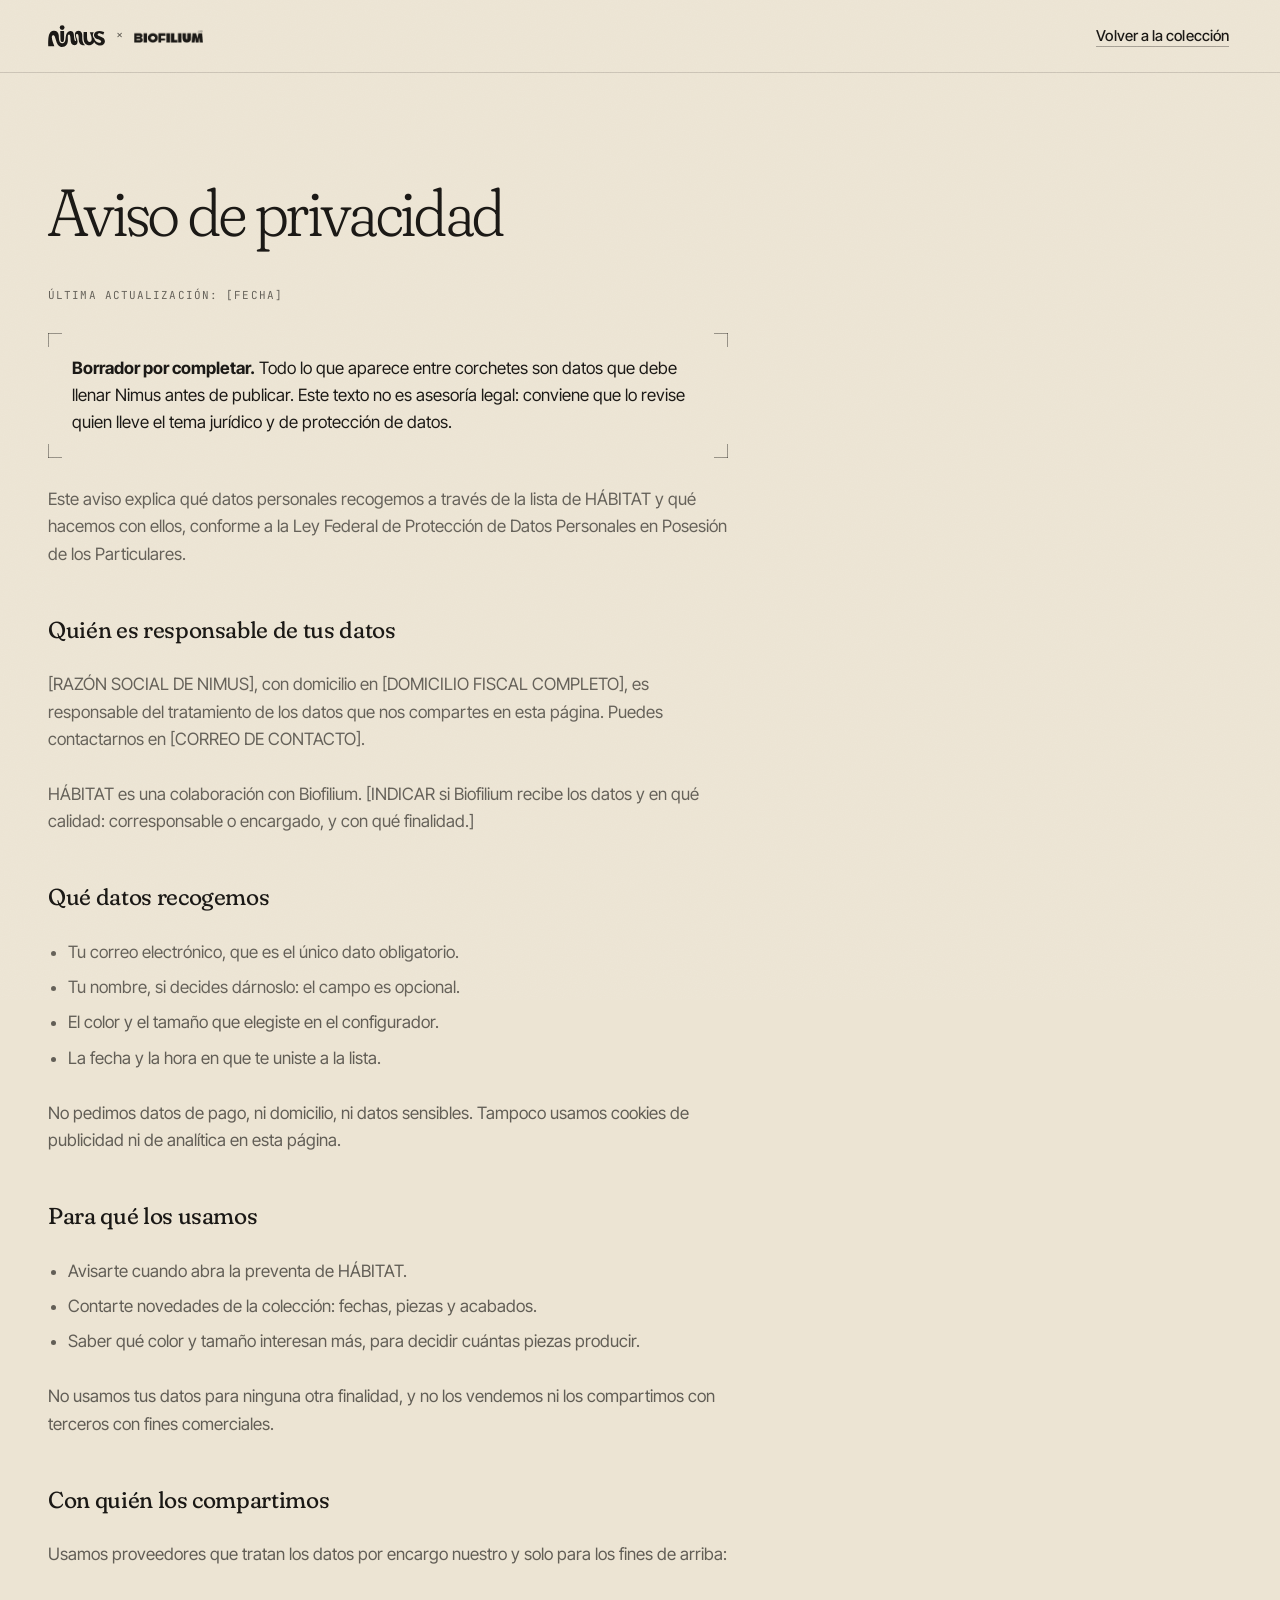
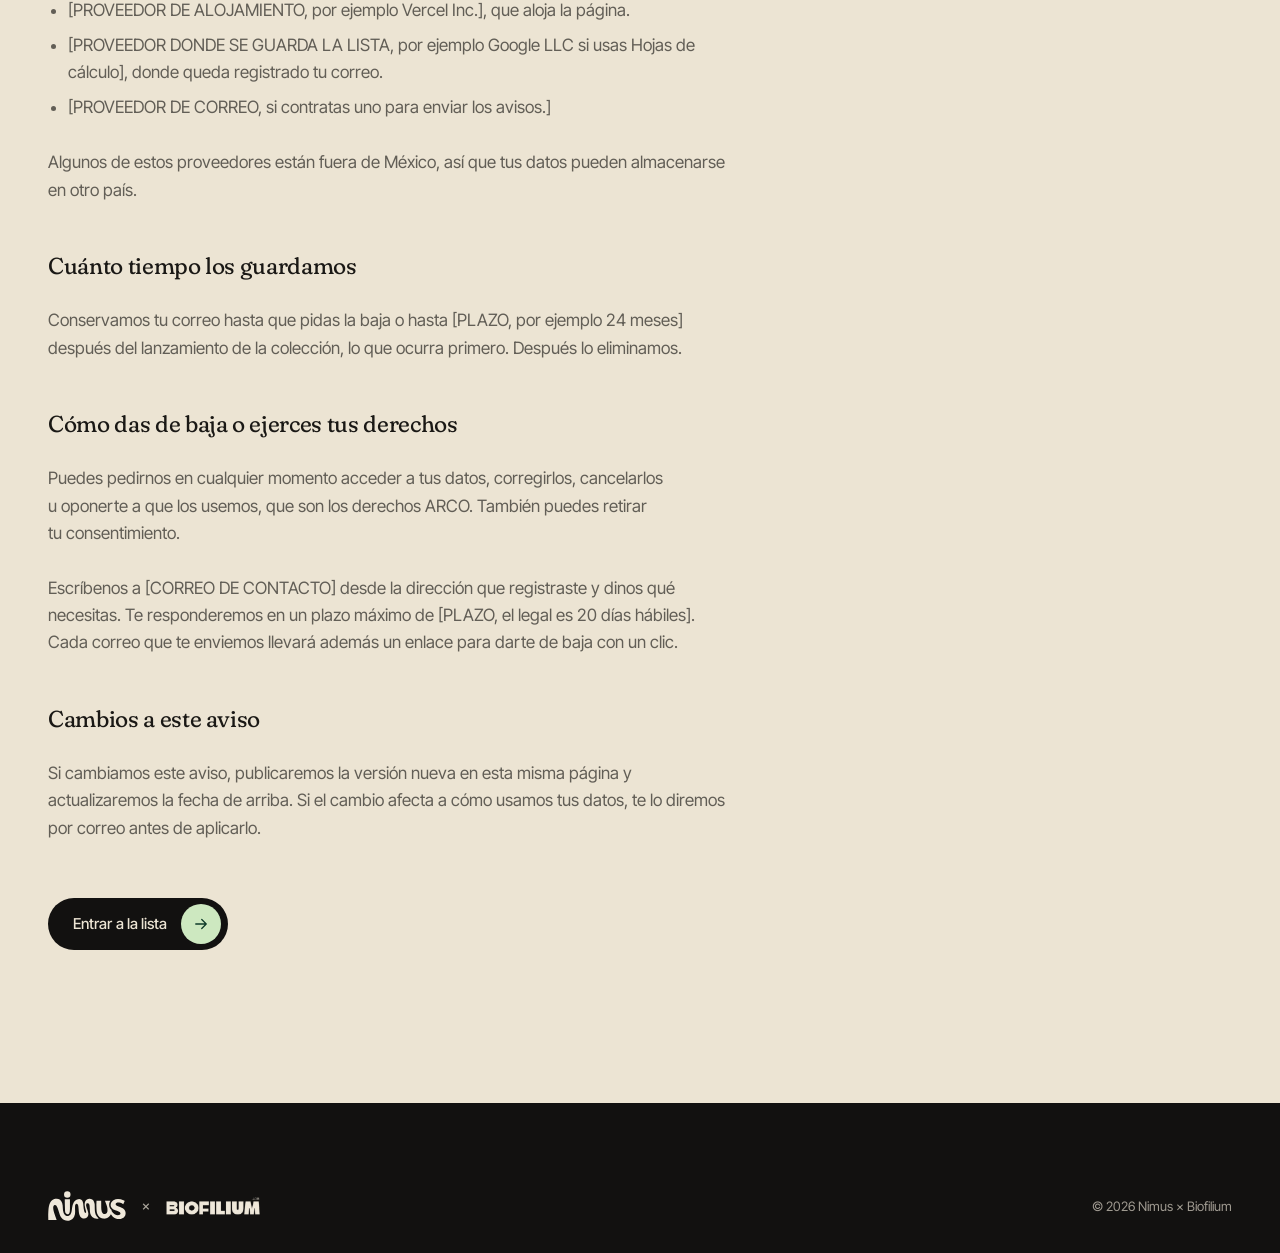
<file: privacidad.html>
<!doctype html>
<html lang="es">
<head>
  <meta charset="utf-8">
  <meta name="viewport" content="width=device-width, initial-scale=1, viewport-fit=cover">
  <title>Aviso de privacidad · HÁBITAT</title>
  <meta name="description" content="Aviso de privacidad de la lista de HÁBITAT, colección de Nimus × Biofilium.">
  <meta name="theme-color" content="#ece4d3">
  <meta name="robots" content="noindex">
  <link rel="icon" href="assets/favicon.svg" type="image/svg+xml">
  <link rel="preconnect" href="https://fonts.googleapis.com">
  <link rel="preconnect" href="https://fonts.gstatic.com" crossorigin>
  <link href="https://fonts.googleapis.com/css2?family=Fraunces:ital,opsz,wght,SOFT,WONK@0,9..144,300..500,0..100,0..1;1,9..144,300..500,0..100,0..1&family=Inter+Tight:wght@400;500&family=JetBrains+Mono:wght@400;500&display=swap" rel="stylesheet">
  <link rel="stylesheet" href="styles.css">
  <style>
    /* Página de texto: una columna de lectura sobre el hábitat claro */
    .legal { max-width: 68ch; display: grid; gap: 28px; }
    .legal h2 { font-family: var(--font-display); font-weight: 400; font-size: clamp(1.25rem, 1.8vw, 1.5rem); line-height: 1.2; letter-spacing: -0.015em; font-variation-settings: "SOFT" 100, "opsz" 36; margin-top: 20px; }
    .legal p, .legal li { color: var(--muted); }
    .legal ul { display: grid; gap: 8px; padding-left: 20px; list-style: disc; }
    .legal a { color: var(--fg); text-underline-offset: 3px; }
    .legal__date { font-family: var(--font-mono); font-size: 0.6875rem; letter-spacing: 0.1em; text-transform: uppercase; color: var(--muted); }
    /* Nota de redacción con el lenguaje de la hoja de contactos: marcas en las esquinas */
    .legal__gap { position: relative; padding: 22px 24px; }
    .legal__gap p { color: var(--fg); }
    .legal__gap::before {
      content: ""; position: absolute; inset: 0; pointer-events: none; --m: var(--hair-strong);
      background:
        linear-gradient(var(--m), var(--m)) left top / 14px 1px no-repeat,
        linear-gradient(var(--m), var(--m)) left top / 1px 14px no-repeat,
        linear-gradient(var(--m), var(--m)) right top / 14px 1px no-repeat,
        linear-gradient(var(--m), var(--m)) right top / 1px 14px no-repeat,
        linear-gradient(var(--m), var(--m)) left bottom / 14px 1px no-repeat,
        linear-gradient(var(--m), var(--m)) left bottom / 1px 14px no-repeat,
        linear-gradient(var(--m), var(--m)) right bottom / 14px 1px no-repeat,
        linear-gradient(var(--m), var(--m)) right bottom / 1px 14px no-repeat;
    }
  </style>
</head>
<body>
  <a class="skip" href="#main">Saltar al contenido</a>
  <div class="grain" aria-hidden="true"></div>

  <header class="nav on-light is-solid" id="nav" style="background-color:var(--marfil);box-shadow:0 1px 0 var(--hair);color:var(--fg)">
    <div class="wrap nav__in">
      <a class="nav__brand lockup" href="/" aria-label="HÁBITAT, inicio">
        <svg class="logo-nimus" viewBox="134 358 822 317" aria-hidden="true"><path d="M539.8,495.8c-3.3,6.8-3.6,14.6-2,22,6.2,29.7,17.7,45.9,22,73.1,2.6,16.6-2.2,34.9-14.7,46.4-11.2,10.3-25.9,13.7-41.3,10.5-35-7.2-43.1-51.7-45.1-81.1l-1.4-21.1c-.9-13.1-2.3-50-19.3-51.8-12.2-1.2-17.2,12.2-17.8,23-.8,15.4-.6,30.3.2,45.6,1.2,23,0,44.9-9.3,66-10.3,23.3-30.2,38.8-55.3,43.4-29.2,5.4-58.5-4.2-77.4-27.4-7.6-9.4-13.4-19.4-17.9-30.7-6.3-16.2-11.2-32.3-16.1-49-5.5-18.8-10.7-39.7-23.4-54.2-4.1-4.7-9.5-6.2-15.8-5.5-5,.6-9.7,4.6-12.5,10.3-15.5,31.8,20.8,112.5,32.9,148h-88.2c0,.1-.7-25.3-.7-25.3-.4-15.3-.8-30.5,0-46l.9-17.6,1.2-17.1c1.8-26.5,6.9-57,20.1-80.2,11.1-19.5,29.6-32.6,51.8-36.1,35.4-5.7,62.1,9.7,73.1,44.1,11.6,36.2,2.1,68.4,15.8,106.3,4.3,11.8,13.4,22.7,25,27.1,18.3,7,37.4.2,48-15.8,6.4-9.8,9.9-21.2,11.5-32.9l5.1-37.3c2.6-19.2,6.7-37.5,16.1-54.3,10.8-19.5,29.7-32.4,51.7-34.2,20.8-1.6,37.7,9.2,44.4,28.7,4.9,14.1,6.1,28.6,7,43.7,1,18.3,3.7,35.8,8.1,53.6,1.7,6.9,8.5,21.9,16.4,18.9,7.6-2.9,2.8-19.6.9-25.7-5.3-17.4-9.5-34.5-11.7-52.7-1.8-15.1-.8-30.3,6-43.8,8.4-16.6,25.5-25.4,43.8-25.9,21-.6,39.4,10.3,47.9,29.6,4.3,9.8,7.4,20.2,7.6,31.2l1,52.8c.6,35.5,10.6,71.3,41.6,93.8-16,3.9-32.2,3.1-46.9-2.6-33.7-13.1-45.2-42.9-46.4-76.7l-1.1-31.7c-.5-14.5-.8-45.4-19-49.3s-13.4,1-16.8,8Z"/><path d="M696.1,460.7l.6,74.3c.1,13.4,1.8,26.2,5.1,39.1,2.1,8.3,6.7,15.7,12.9,21.2,5.1,4.5,11.2,6.1,17.7,6.4,9.5.4,16.8-3.6,22.8-10.9s7.4-17,7.6-26.6c.8-31-6.2-52.2-17.9-80.3l-9-21.9,57.5-.2c-11.8,19-16.3,39.1-11.1,60,3.7,14.7,11.3,27.3,23.6,36.5l.2,11.9c8.1,14,18.7,25.6,32.3,34,15.5,9.5,37.5,15.7,53.7,5.6,4.2-2.6,7.2-7.4,7.7-11.4,1.3-10.3-6.9-18.2-15.7-22-10.4-4.5-20.6-7.8-31.4-11.3-17.3-5.7-39.8-16.2-49-32.5-15.5-27.4-5.2-61.4,21.8-77.1,32.4-18.8,72.3-14,105.4.5,5,2.2,9.1,4.8,13.8,8.1l-15.5,33c-17.3-10.6-23.8-14.9-43.5-17.9-9.9-1.5-20.4-1.2-28.8,4.5-6.4,4.3-9.9,12.8-6.5,19.9,3,6.3,9.6,10.9,16.1,13.4,9.6,3.7,18.8,6.6,28.6,9.8,32.2,10.4,59.4,29.1,59.3,66.3-.1,37.7-28.9,59.4-64.6,61.2-26.6,1.3-50.7-7.4-70.4-25.2-7.8-7-13.7-15.6-20.7-24.5-10.7,24.4-30.9,41.4-57.1,44.8-9.1,1.2-19.1,1.4-28.1-.2-27.9-4.8-49.5-24.1-59-50.3-4.9-13.6-6.6-27.1-7.3-41.4l-1-19.6c-1.1-21.8-1.3-43.5,0-65.3l.7-12h49.6Z"/><path d="M336.7,603.4c-20.6-2.9-22.2-23.9-22.8-40.7l-1-29.8-1-29.2-.7-58.1,21.9-.4c11-.2,21.4-.7,32.9-.4v107.1c-.1,0-1,16.7-1,16.7-.4,7.5-2.1,15.1-4.7,21.8-3.8,9.6-13,14.6-23.5,13.1Z"/><ellipse cx="337.8" cy="394.9" rx="34.3" ry="34.2"/></svg>
        <span class="x" aria-hidden="true">×</span>
        <span class="logo-bio" aria-hidden="true"></span>
      </a>
      <a class="btn btn--line" href="/">Volver a la colección</a>
    </div>
  </header>

  <main id="main" class="section on-light" style="padding-top:clamp(120px,14vw,180px)">
    <div class="wrap">
      <h1 class="h2" style="max-width:16ch">Aviso de privacidad</h1>
      <div class="legal" style="margin-top:40px">
        <p class="legal__date">Última actualización: [FECHA]</p>

        <div class="legal__gap">
          <p><strong>Borrador por completar.</strong> Todo lo que aparece entre corchetes son datos que debe llenar Nimus antes de publicar. Este texto no es asesoría legal: conviene que lo revise quien lleve el tema jurídico y de protección de datos.</p>
        </div>

        <p>Este aviso explica qué datos personales recogemos a través de la lista de HÁBITAT y qué hacemos con ellos, conforme a la Ley Federal de Protección de Datos Personales en Posesión de los Particulares.</p>

        <h2>Quién es responsable de tus datos</h2>
        <p>[RAZÓN SOCIAL DE NIMUS], con domicilio en [DOMICILIO FISCAL COMPLETO], es responsable del tratamiento de los datos que nos compartes en esta página. Puedes contactarnos en [CORREO DE CONTACTO].</p>
        <p>HÁBITAT es una colaboración con Biofilium. [INDICAR si Biofilium recibe los datos y en qué calidad: corresponsable o encargado, y con qué finalidad.]</p>

        <h2>Qué datos recogemos</h2>
        <ul>
          <li>Tu correo electrónico, que es el único dato obligatorio.</li>
          <li>Tu nombre, si decides dárnoslo: el campo es opcional.</li>
          <li>El color y el tamaño que elegiste en el configurador.</li>
          <li>La fecha y la hora en que te uniste a la lista.</li>
        </ul>
        <p>No pedimos datos de pago, ni domicilio, ni datos sensibles. Tampoco usamos cookies de publicidad ni de analítica en esta página.</p>

        <h2>Para qué los usamos</h2>
        <ul>
          <li>Avisarte cuando abra la preventa de HÁBITAT.</li>
          <li>Contarte novedades de la colección: fechas, piezas y acabados.</li>
          <li>Saber qué color y tamaño interesan más, para decidir cuántas piezas producir.</li>
        </ul>
        <p>No usamos tus datos para ninguna otra finalidad, y no los vendemos ni los compartimos con terceros con fines comerciales.</p>

        <h2>Con quién los compartimos</h2>
        <p>Usamos proveedores que tratan los datos por encargo nuestro y solo para los fines de arriba:</p>
        <ul>
          <li>[PROVEEDOR DE ALOJAMIENTO, por ejemplo Vercel Inc.], que aloja la página.</li>
          <li>[PROVEEDOR DONDE SE GUARDA LA LISTA, por ejemplo Google LLC si usas Hojas de cálculo], donde queda registrado tu correo.</li>
          <li>[PROVEEDOR DE CORREO, si contratas uno para enviar los avisos.]</li>
        </ul>
        <p>Algunos de estos proveedores están fuera de México, así que tus datos pueden almacenarse en otro país.</p>

        <h2>Cuánto tiempo los guardamos</h2>
        <p>Conservamos tu correo hasta que pidas la baja o hasta [PLAZO, por ejemplo 24 meses] después del lanzamiento de la colección, lo que ocurra primero. Después lo eliminamos.</p>

        <h2>Cómo das de baja o ejerces tus derechos</h2>
        <p>Puedes pedirnos en cualquier momento acceder a tus datos, corregirlos, cancelarlos u oponerte a que los usemos, que son los derechos ARCO. También puedes retirar tu consentimiento.</p>
        <p>Escríbenos a [CORREO DE CONTACTO] desde la dirección que registraste y dinos qué necesitas. Te responderemos en un plazo máximo de [PLAZO, el legal es 20 días hábiles]. Cada correo que te enviemos llevará además un enlace para darte de baja con un clic.</p>

        <h2>Cambios a este aviso</h2>
        <p>Si cambiamos este aviso, publicaremos la versión nueva en esta misma página y actualizaremos la fecha de arriba. Si el cambio afecta a cómo usamos tus datos, te lo diremos por correo antes de aplicarlo.</p>
      </div>

      <div class="actions" style="margin-top:56px">
        <a class="btn btn--cta" href="/#preventa">
          <span class="btn__label">Entrar a la lista</span>
          <span class="btn__chip" aria-hidden="true"><span class="arrows"><svg viewBox="0 0 24 24" fill="none" stroke="currentColor" stroke-width="1.75" stroke-linecap="round" stroke-linejoin="round"><path d="M5 12h14M13 6l6 6-6 6"/></svg><svg viewBox="0 0 24 24" fill="none" stroke="currentColor" stroke-width="1.75" stroke-linecap="round" stroke-linejoin="round"><path d="M5 12h14M13 6l6 6-6 6"/></svg></span></span>
        </a>
      </div>
    </div>
  </main>

  <footer class="footer on-dark" style="padding-block:clamp(56px,7vw,88px) 32px">
    <div class="wrap">
      <div class="footer__bar" style="margin-top:0;border-top:0;padding-top:0">
        <a class="footer__lockup lockup" href="/" aria-label="HÁBITAT, inicio" style="text-decoration:none">
          <svg class="logo-nimus" viewBox="134 358 822 317" aria-hidden="true"><path d="M539.8,495.8c-3.3,6.8-3.6,14.6-2,22,6.2,29.7,17.7,45.9,22,73.1,2.6,16.6-2.2,34.9-14.7,46.4-11.2,10.3-25.9,13.7-41.3,10.5-35-7.2-43.1-51.7-45.1-81.1l-1.4-21.1c-.9-13.1-2.3-50-19.3-51.8-12.2-1.2-17.2,12.2-17.8,23-.8,15.4-.6,30.3.2,45.6,1.2,23,0,44.9-9.3,66-10.3,23.3-30.2,38.8-55.3,43.4-29.2,5.4-58.5-4.2-77.4-27.4-7.6-9.4-13.4-19.4-17.9-30.7-6.3-16.2-11.2-32.3-16.1-49-5.5-18.8-10.7-39.7-23.4-54.2-4.1-4.7-9.5-6.2-15.8-5.5-5,.6-9.7,4.6-12.5,10.3-15.5,31.8,20.8,112.5,32.9,148h-88.2c0,.1-.7-25.3-.7-25.3-.4-15.3-.8-30.5,0-46l.9-17.6,1.2-17.1c1.8-26.5,6.9-57,20.1-80.2,11.1-19.5,29.6-32.6,51.8-36.1,35.4-5.7,62.1,9.7,73.1,44.1,11.6,36.2,2.1,68.4,15.8,106.3,4.3,11.8,13.4,22.7,25,27.1,18.3,7,37.4.2,48-15.8,6.4-9.8,9.9-21.2,11.5-32.9l5.1-37.3c2.6-19.2,6.7-37.5,16.1-54.3,10.8-19.5,29.7-32.4,51.7-34.2,20.8-1.6,37.7,9.2,44.4,28.7,4.9,14.1,6.1,28.6,7,43.7,1,18.3,3.7,35.8,8.1,53.6,1.7,6.9,8.5,21.9,16.4,18.9,7.6-2.9,2.8-19.6.9-25.7-5.3-17.4-9.5-34.5-11.7-52.7-1.8-15.1-.8-30.3,6-43.8,8.4-16.6,25.5-25.4,43.8-25.9,21-.6,39.4,10.3,47.9,29.6,4.3,9.8,7.4,20.2,7.6,31.2l1,52.8c.6,35.5,10.6,71.3,41.6,93.8-16,3.9-32.2,3.1-46.9-2.6-33.7-13.1-45.2-42.9-46.4-76.7l-1.1-31.7c-.5-14.5-.8-45.4-19-49.3s-13.4,1-16.8,8Z"/><path d="M696.1,460.7l.6,74.3c.1,13.4,1.8,26.2,5.1,39.1,2.1,8.3,6.7,15.7,12.9,21.2,5.1,4.5,11.2,6.1,17.7,6.4,9.5.4,16.8-3.6,22.8-10.9s7.4-17,7.6-26.6c.8-31-6.2-52.2-17.9-80.3l-9-21.9,57.5-.2c-11.8,19-16.3,39.1-11.1,60,3.7,14.7,11.3,27.3,23.6,36.5l.2,11.9c8.1,14,18.7,25.6,32.3,34,15.5,9.5,37.5,15.7,53.7,5.6,4.2-2.6,7.2-7.4,7.7-11.4,1.3-10.3-6.9-18.2-15.7-22-10.4-4.5-20.6-7.8-31.4-11.3-17.3-5.7-39.8-16.2-49-32.5-15.5-27.4-5.2-61.4,21.8-77.1,32.4-18.8,72.3-14,105.4.5,5,2.2,9.1,4.8,13.8,8.1l-15.5,33c-17.3-10.6-23.8-14.9-43.5-17.9-9.9-1.5-20.4-1.2-28.8,4.5-6.4,4.3-9.9,12.8-6.5,19.9,3,6.3,9.6,10.9,16.1,13.4,9.6,3.7,18.8,6.6,28.6,9.8,32.2,10.4,59.4,29.1,59.3,66.3-.1,37.7-28.9,59.4-64.6,61.2-26.6,1.3-50.7-7.4-70.4-25.2-7.8-7-13.7-15.6-20.7-24.5-10.7,24.4-30.9,41.4-57.1,44.8-9.1,1.2-19.1,1.4-28.1-.2-27.9-4.8-49.5-24.1-59-50.3-4.9-13.6-6.6-27.1-7.3-41.4l-1-19.6c-1.1-21.8-1.3-43.5,0-65.3l.7-12h49.6Z"/><path d="M336.7,603.4c-20.6-2.9-22.2-23.9-22.8-40.7l-1-29.8-1-29.2-.7-58.1,21.9-.4c11-.2,21.4-.7,32.9-.4v107.1c-.1,0-1,16.7-1,16.7-.4,7.5-2.1,15.1-4.7,21.8-3.8,9.6-13,14.6-23.5,13.1Z"/><ellipse cx="337.8" cy="394.9" rx="34.3" ry="34.2"/></svg>
          <span class="x" aria-hidden="true">×</span>
          <span class="logo-bio" aria-hidden="true"></span>
        </a>
        <p class="footer__fine">© 2026 Nimus × Biofilium</p>
      </div>
    </div>
  </footer>
</body>
</html>
</file>
<file: styles.css>
/* HÁBITAT · Nimus × Biofilium
   Landing de colección (pre-venta). Película analógica, hoja de contactos, micro y macro. */

@property --stage { syntax: "<color>"; inherits: true; initial-value: #cfc9be; }
@property --stage-hi { syntax: "<color>"; inherits: true; initial-value: #e7e2d8; }

:root {
  --carbon: #121110;
  --carbon-2: #1b1916;
  --marfil: #ece4d3;
  --bone: #f5efe3;
  --mint: #cde8c0;
  --forest: #0f3b2a;
  --amber: #e08a3c;

  --font-display: "Fraunces", "Iowan Old Style", Georgia, serif;
  --font-body: "Inter Tight", system-ui, -apple-system, "Segoe UI", sans-serif;
  --font-mono: "JetBrains Mono", ui-monospace, "SFMono-Regular", Menlo, monospace;

  --gutter: clamp(16px, 4vw, 48px);
  --max: 1320px;
  --section-y: clamp(96px, 12vw, 176px);

  --r-frame: 2px;
  --r-field: 6px;
  --r-pill: 999px;

  --ease-swap: cubic-bezier(0.2, 0, 0, 1);

  color-scheme: dark;
}

/* Esquemas por sección */
.on-dark {
  --bg: var(--carbon);
  --fg: #efe8da;
  --muted: rgb(239 232 218 / 0.64);
  --hair: rgb(239 232 218 / 0.16);
  --hair-strong: rgb(239 232 218 / 0.42);
  --img-outline: oklch(1 0 0 / 0.1);
  --cta-bg: var(--marfil); --cta-fg: var(--carbon);
  --chip-bg: var(--carbon); --chip-fg: var(--mint);
  --cta-hover: var(--mint);
  /* Ámbar sobre carbón: 7.07:1 */
  --ring: var(--amber);
  --sel-bg: var(--mint); --sel-fg: var(--forest);
  background-color: var(--bg);
  color: var(--fg);
}
.on-light {
  --bg: var(--marfil);
  --fg: #1a1815;
  --muted: rgb(26 24 21 / 0.66);
  --hair: rgb(26 24 21 / 0.16);
  --hair-strong: rgb(26 24 21 / 0.42);
  --img-outline: oklch(0 0 0 / 0.1);
  --cta-bg: var(--carbon); --cta-fg: var(--marfil);
  --chip-bg: var(--mint); --chip-fg: var(--forest);
  --cta-hover: var(--forest);
  /* El ámbar solo da 2.1-2.5:1 sobre los fondos claros; el verde da 11.8:1 */
  --ring: var(--forest);
  --sel-bg: var(--forest); --sel-fg: var(--mint);
  background-color: var(--bg);
  color: var(--fg);
  color-scheme: light;
}
.on-bone { --bg: var(--bone); }
.on-mint {
  --bg: var(--mint);
  --fg: var(--forest);
  --muted: rgb(15 59 42 / 0.74);
  --hair: rgb(15 59 42 / 0.2);
  --hair-strong: rgb(15 59 42 / 0.5);
  --img-outline: oklch(0 0 0 / 0.1);
  --ring: var(--forest);
  --sel-bg: var(--forest); --sel-fg: var(--mint);
  background-color: var(--bg);
  color: var(--fg);
  color-scheme: light;
}

/* Base */
*, *::before, *::after { box-sizing: border-box; }
html { -webkit-text-size-adjust: 100%; scroll-padding-top: 88px; }
@media (prefers-reduced-motion: no-preference) { html { scroll-behavior: smooth; } }
body {
  margin: 0; font-family: var(--font-body); font-size: 1.0625rem; line-height: 1.6;
  background-color: var(--carbon); color: #efe8da;
  -webkit-font-smoothing: antialiased; -moz-osx-font-smoothing: grayscale;
  overflow-x: clip;
}
[hidden] { display: none !important; }
img { display: block; max-width: 100%; height: auto; }
a { color: inherit; }
h1, h2, h3, p, figure, dl, dd, ul, ol { margin: 0; }
ul, ol { padding: 0; list-style: none; }
h1, h2, h3 { text-wrap: balance; font-weight: 300; }
p { text-wrap: pretty; }
button, input { font: inherit; color: inherit; }
button { cursor: pointer; }
:focus-visible { outline: 2px solid var(--ring, var(--amber)); outline-offset: 3px; }
/* Superficies del navegador: selección y cursor salen de la paleta, no del sistema */
::selection { background-color: var(--sel-bg, var(--mint)); color: var(--sel-fg, var(--forest)); }
input { caret-color: var(--forest); }
.sr-only { position: absolute; width: 1px; height: 1px; padding: 0; margin: -1px; overflow: hidden; clip: rect(0 0 0 0); white-space: nowrap; border: 0; }
.skip {
  position: fixed; left: 16px; top: -64px; z-index: 100; padding: 10px 16px; border-radius: var(--r-pill);
  background: var(--marfil); color: var(--carbon); text-decoration: none; font-weight: 500;
}
.skip:focus { top: 16px; }

/* Grano de película */
.grain {
  position: fixed; inset: -100px; z-index: 90; pointer-events: none; opacity: 0.16; mix-blend-mode: overlay;
  background-image: url("data:image/svg+xml;utf8,<svg xmlns='http://www.w3.org/2000/svg' width='240' height='240'><filter id='n'><feTurbulence type='fractalNoise' baseFrequency='0.85' numOctaves='3' stitchTiles='stitch'/><feColorMatrix type='saturate' values='0'/></filter><rect width='100%' height='100%' filter='url(%23n)'/></svg>");
}
@media (prefers-reduced-motion: no-preference) {
  .grain { animation: grain 1.2s steps(6) infinite; }
  @keyframes grain {
    0%, 100% { transform: translate(0, 0); }
    20% { transform: translate(-38px, 22px); }
    40% { transform: translate(24px, -46px); }
    60% { transform: translate(-16px, 58px); }
    80% { transform: translate(52px, 12px); }
  }
}
@media (forced-colors: active) { .grain { display: none; } }

/* Layout */
.wrap { width: 100%; max-width: var(--max); margin-inline: auto; padding-inline: var(--gutter); }
.section { padding-block: var(--section-y); position: relative; }
.section--tight { padding-bottom: clamp(64px, 8vw, 112px); }
.head { margin-bottom: clamp(48px, 6vw, 88px); max-width: 16ch; }

/* Tipografía */
.display {
  font-family: var(--font-display); font-weight: 300; line-height: 0.86; letter-spacing: -0.045em;
  font-variation-settings: "SOFT" 100, "opsz" 144; margin-left: -0.04em;
}
.h2, .quote, .collab__close, .footer__quote {
  font-family: var(--font-display); font-weight: 300; letter-spacing: -0.025em;
  font-variation-settings: "SOFT" 100, "opsz" 144;
}
.h2 { font-size: clamp(2.25rem, 5.2vw, 4.75rem); line-height: 1.02; }
.h2 em, .quote em, .display em, .h3 em, .collab__close em, .footer__quote em, .hero__tag em {
  font-style: italic; font-variation-settings: "SOFT" 100, "WONK" 1, "opsz" 144;
}
.h3 {
  font-family: var(--font-display); font-weight: 400; font-size: clamp(1.375rem, 2vw, 1.75rem); line-height: 1.15;
  letter-spacing: -0.015em; font-variation-settings: "SOFT" 100, "opsz" 72;
}
.body { color: var(--muted); max-width: 44ch; }
.big { font-size: clamp(1.25rem, 1.7vw, 1.5rem); line-height: 1.4; max-width: 30ch; }
.tagline { font-family: var(--font-mono); font-size: 0.75rem; letter-spacing: 0.12em; text-transform: uppercase; color: var(--muted); }

/* Logos */
.logo-nimus { display: block; height: 1em; width: auto; aspect-ratio: 822 / 317; fill: currentColor; }
.logo-bio {
  display: block; height: 0.6em; aspect-ratio: 1254 / 240; background-color: currentColor;
  -webkit-mask: url("assets/logos/biofilium.png") center / contain no-repeat;
          mask: url("assets/logos/biofilium.png") center / contain no-repeat;
}
@media (forced-colors: active) { .logo-bio { background-color: CanvasText; forced-color-adjust: none; } }
.lockup { display: inline-flex; align-items: center; gap: 0.5em; }
.lockup .x { font-family: var(--font-mono); font-size: 0.55em; opacity: 0.7; }

/* ───────── Botones ─────────
   CTA: píldora con chip circular concéntrico (52px de alto, chip de 40px, inset 6px: 20 + 6 = 26 = radio exterior).
   Hover: la flecha sale por la derecha, otra entra por la izquierda y el fondo pasa al verde Biofilium. */
.btn {
  -webkit-tap-highlight-color: transparent;
  position: relative; display: inline-flex; align-items: center; gap: 14px;
  min-height: 52px; border-radius: var(--r-pill); border: 1px solid transparent;
  font-size: 0.9375rem; font-weight: 500; letter-spacing: 0.005em; text-decoration: none; background: none;
  transition-property: scale, background-color, color;
  transition-duration: 150ms; transition-timing-function: ease-out;
}
.btn:disabled { cursor: not-allowed; }
.btn svg { width: 18px; height: 18px; flex: none; }

.btn--cta { padding: 0 6px 0 24px; background-color: var(--cta-bg); color: var(--cta-fg); }
.btn--block { width: 100%; justify-content: space-between; }
.btn__chip {
  position: relative; width: 40px; height: 40px; border-radius: 50%; flex: none; overflow: hidden;
  display: grid; place-items: center; background-color: var(--chip-bg); color: var(--chip-fg);
}
.arrows { position: relative; width: 18px; height: 18px; display: block; }
.arrows svg { position: absolute; inset: 0; transition-property: translate; transition-duration: 200ms; transition-timing-function: var(--ease-swap); }
.arrows svg + svg { translate: -28px 0; }
@media (hover: hover) {
  .btn--cta:not(:disabled):hover { background-color: var(--cta-hover); }
  .on-dark .btn--cta:not(:disabled):hover { color: var(--forest); }
  .on-light .btn--cta:not(:disabled):hover { color: var(--mint); }
}
@media (hover: hover) and (prefers-reduced-motion: no-preference) {
  .btn--cta:not(:disabled):hover .arrows svg:first-child { translate: 28px 0; }
  .btn--cta:not(:disabled):hover .arrows svg + svg { translate: 0 0; }
}

/* Línea: texto con subrayado que se dibuja de izquierda a derecha */
.btn--line { padding: 0 2px; color: var(--fg); }
.btn--line::before, .btn--line::after {
  content: ""; position: absolute; left: 2px; right: 2px; bottom: 14px; height: 1px; background-color: currentColor;
}
.btn--line::before { opacity: 0.35; }
.btn--line::after {
  background-color: var(--amber); scale: 0 1; transform-origin: left center;
  transition-property: scale; transition-duration: 300ms; transition-timing-function: var(--ease-swap);
}
@media (hover: hover) and (prefers-reduced-motion: no-preference) { .btn--line:hover::after { scale: 1 1; } }
@media (hover: hover) and (prefers-reduced-motion: reduce) {
  .btn--line::after { scale: 1 1; opacity: 0; transition-property: opacity; }
  .btn--line:hover::after { opacity: 1; }
}

/* Nav: compacto, con punto de estado */
.btn--sm { min-height: 40px; padding: 0 18px 0 14px; gap: 10px; font-size: 0.875rem; background-color: var(--marfil); color: var(--carbon); }
.live { width: 8px; height: 8px; border-radius: 50%; background-color: var(--forest); box-shadow: 0 0 0 3px rgb(15 59 42 / 0.18); }
@media (hover: hover) { .btn--sm:hover { background-color: var(--mint); color: var(--forest); } }

@media (prefers-reduced-motion: no-preference) {
  .btn:not(:disabled):active { scale: 0.96; }
}

/* Chip del formulario: flecha ↔ spinner, cross-fade 300ms (escala 0.25→1, opacidad 0→1, blur 4px→0) */
.chip-icon { position: absolute; inset: 0; display: grid; place-items: center; transition-property: opacity, scale, filter; transition-duration: 300ms; transition-timing-function: var(--ease-swap); }
.chip-icon--busy { opacity: 0; scale: 0.25; filter: blur(4px); }
.btn[data-state="busy"] .chip-icon--idle { opacity: 0; scale: 0.25; filter: blur(4px); }
.btn[data-state="busy"] .chip-icon--busy { opacity: 1; scale: 1; filter: blur(0); }
@media (prefers-reduced-motion: reduce) {
  .chip-icon { transition-property: opacity; scale: 1 !important; filter: none !important; }
}
.spinner { width: 16px; height: 16px; border-radius: 50%; border: 2px solid currentColor; border-right-color: transparent; }
@media (prefers-reduced-motion: no-preference) { .spinner { animation: spin 0.8s linear infinite; } }
@keyframes spin { to { rotate: 1turn; } }

/* Marco de película */
.frame { position: relative; isolation: isolate; }
.frame img {
  width: 100%; height: auto; aspect-ratio: var(--ar, auto); object-fit: cover; border-radius: var(--r-frame);
  outline: 1px solid var(--img-outline); outline-offset: -1px;
}
.frame--marks::after {
  content: ""; position: absolute; inset: -10px; pointer-events: none; --m: var(--hair-strong);
  background:
    linear-gradient(var(--m), var(--m)) left top / 14px 1px no-repeat,
    linear-gradient(var(--m), var(--m)) left top / 1px 14px no-repeat,
    linear-gradient(var(--m), var(--m)) right top / 14px 1px no-repeat,
    linear-gradient(var(--m), var(--m)) right top / 1px 14px no-repeat,
    linear-gradient(var(--m), var(--m)) left bottom / 14px 1px no-repeat,
    linear-gradient(var(--m), var(--m)) left bottom / 1px 14px no-repeat,
    linear-gradient(var(--m), var(--m)) right bottom / 14px 1px no-repeat,
    linear-gradient(var(--m), var(--m)) right bottom / 1px 14px no-repeat;
}
.frame figcaption, .caption {
  display: flex; justify-content: space-between; gap: 16px; margin-top: 14px;
  font-family: var(--font-mono); font-size: 0.6875rem; letter-spacing: 0.1em; text-transform: uppercase;
  color: var(--muted); font-variant-numeric: tabular-nums;
}

/* ───────── Entradas ─────────
   Bloques: opacidad + 4px blur + 12px translateY, 300ms ease-out, escalonado 100ms.
   Imágenes: "revelado"; se descubren de arriba abajo y pasan de lavadas a color. */
@media (prefers-reduced-motion: no-preference) {
  .js [data-reveal] {
    opacity: 0; translate: 0 12px; filter: blur(4px);
    transition-property: opacity, translate, filter; transition-duration: 300ms; transition-timing-function: ease-out;
    transition-delay: calc(var(--i, 0) * 100ms);
  }
  .js [data-reveal] .frame img, .js .frame[data-reveal] img {
    clip-path: inset(0 0 100% 0); filter: saturate(0.2) brightness(1.3);
    transition-property: clip-path, filter; transition-duration: 1100ms; transition-timing-function: var(--ease-swap);
    transition-delay: calc(var(--i, 0) * 100ms + 100ms);
  }
  .js [data-reveal].in .frame img, .js .frame[data-reveal].in img { clip-path: inset(0); filter: none; }
}
@media (prefers-reduced-motion: reduce) {
  .js [data-reveal] {
    opacity: 0; transition-property: opacity; transition-duration: 300ms; transition-timing-function: ease-out;
    transition-delay: calc(var(--i, 0) * 100ms);
  }
}
.js [data-reveal].in { opacity: 1; translate: 0 0; filter: none; }

/* Salida corta: opacidad + 4px blur + -12px, 150ms ease-out */
.is-leaving { opacity: 0 !important; transition-property: opacity, translate, filter; transition-duration: 150ms; transition-timing-function: ease-out; transition-delay: 0ms; }
@media (prefers-reduced-motion: no-preference) { .is-leaving { translate: 0 -12px !important; filter: blur(4px) !important; } }

/* ───────── Nav ───────── */
.nav {
  position: fixed; inset: 0 0 auto 0; z-index: 50; color: #efe8da; background-color: transparent;
  transition-property: background-color, box-shadow, translate, opacity; transition-duration: 300ms; transition-timing-function: var(--ease-swap);
}
.nav.is-solid {
  background-color: rgb(18 17 16 / 0.86);
  -webkit-backdrop-filter: blur(14px) saturate(1.2); backdrop-filter: blur(14px) saturate(1.2);
  box-shadow: 0 1px 0 rgb(239 232 218 / 0.08);
}
@media (prefers-reduced-motion: no-preference) { .nav.is-hidden { translate: 0 -100%; } }
@media (prefers-reduced-motion: reduce) { .nav.is-hidden { opacity: 0; pointer-events: none; } }
.nav__in { display: flex; align-items: center; justify-content: space-between; gap: 24px; height: 72px; }
.nav__brand { font-size: 22px; text-decoration: none; min-height: 44px; }
.nav__links { display: flex; gap: 4px; }
.nav__links a {
  position: relative; font-size: 0.875rem; text-decoration: none; color: rgb(239 232 218 / 0.66); padding: 10px 12px;
  transition-property: color; transition-duration: 150ms; transition-timing-function: ease-out;
}
.nav__links a::after {
  content: ""; position: absolute; left: 12px; right: 12px; bottom: 4px; height: 1px; background-color: var(--mint);
  scale: 0 1; transform-origin: left center; transition-property: scale; transition-duration: 300ms; transition-timing-function: var(--ease-swap);
}
.nav__links a[aria-current="true"] { color: #efe8da; }
.nav__links a[aria-current="true"]::after { scale: 1 1; }
@media (prefers-reduced-motion: reduce) { .nav__links a::after { transition-property: none; } }
@media (hover: hover) { .nav__links a:hover { color: #efe8da; } }
@media (max-width: 899px) { .nav__links { display: none; } }
/* Por debajo de 380px el logotipo y el botón no caben juntos con el gap completo */
@media (max-width: 379px) {
  .nav__in { gap: 12px; }
  .nav__brand { font-size: 18px; }
  .nav .btn--sm { padding: 0 14px 0 12px; gap: 8px; }
}

/* ───────── Hero ───────── */
.hero { min-height: 100svh; padding-top: 112px; padding-bottom: 56px; display: grid; }
.hero__grid { display: grid; grid-template-columns: minmax(0, 1.1fr) minmax(0, 0.9fr); gap: clamp(32px, 5vw, 80px); align-items: end; }
.hero__copy { display: flex; flex-direction: column; gap: 24px; container-type: inline-size; min-width: 0; }
.hero__copy .display { font-size: min(25cqi, 13.5rem); }
.hero__lockup { font-size: clamp(22px, 2.4vw, 30px); }
.hero__tag { font-family: var(--font-display); font-weight: 300; font-size: clamp(1.625rem, 2.8vw, 2.5rem); line-height: 1.08; letter-spacing: -0.02em; font-variation-settings: "SOFT" 100, "opsz" 72; }
.hero__tag em { color: var(--mint); }
.hero__lead { color: var(--muted); font-size: 1.125rem; }
.actions { display: flex; flex-wrap: wrap; align-items: center; gap: 12px 28px; margin-top: 8px; }
.hero__media { display: flex; flex-direction: column; justify-content: end; }
.hero__media .frame { --ar: 4 / 5; }
.hero__media .frame img { max-height: calc(100svh - 230px); }
@media (max-width: 899px) {
  .hero { padding-top: 96px; min-height: 0; }
  .hero__grid { grid-template-columns: 1fr; }
  .hero__media { order: -1; }
  .hero__media .frame { --ar: 4 / 3.4; }
  .hero__media .frame img { max-height: none; }
}

/* Ticker */
.ticker { overflow: hidden; border-block: 1px solid var(--hair); padding-block: 18px; }
.ticker__track { display: flex; align-items: center; gap: 28px; width: max-content; }
.ticker__track span { font-family: var(--font-display); font-style: italic; font-weight: 300; font-size: clamp(1.5rem, 3vw, 2.5rem); line-height: 1; white-space: nowrap; font-variation-settings: "SOFT" 100, "WONK" 1, "opsz" 72; }
.ticker__track i { width: 10px; height: 10px; border-radius: 50%; background-color: var(--amber); flex: none; }
.ticker__track i:nth-of-type(even) { background-color: var(--mint); }
@media (prefers-reduced-motion: no-preference) {
  .ticker__track { animation: ticker 48s linear infinite; }
  @keyframes ticker { to { translate: -50% 0; } }
}

/* ───────── Concepto ───────── */
.concept { display: grid; grid-template-columns: minmax(0, 5fr) minmax(0, 7fr); grid-template-areas: "quote quote" "img text"; gap: clamp(48px, 7vw, 112px) clamp(32px, 6vw, 96px); align-items: end; }
.quote { grid-area: quote; font-size: clamp(2rem, 4.8vw, 4.5rem); line-height: 1.06; max-width: 19ch; }
.quote em { color: var(--mint); }
.concept__img { grid-area: img; --ar: 4 / 5; }
.concept__text { grid-area: text; display: grid; gap: 20px; padding-bottom: 8px; }
@media (max-width: 799px) {
  .concept { grid-template-columns: 1fr; grid-template-areas: "quote" "img" "text"; }
  .concept__img { --ar: 4 / 3.6; }
}

/* ───────── Relato ───────── */
.sheet { display: grid; grid-template-columns: repeat(4, minmax(0, 1fr)); gap: clamp(20px, 2.4vw, 32px); }
.chapter { display: flex; flex-direction: column; gap: 12px; }
.chapter .frame { --ar: 3 / 4; margin-bottom: 8px; }
.chapter p { color: var(--muted); font-size: 0.9875rem; line-height: 1.5; max-width: 30ch; }
@media (max-width: 1023px) { .sheet { grid-template-columns: repeat(2, minmax(0, 1fr)); row-gap: 48px; } }
@media (max-width: 519px) { .sheet { grid-template-columns: 1fr; } }

/* ───────── Hábitats ───────── */
.habitats { position: relative; }
.split { display: grid; grid-template-columns: 1fr 1fr; }
.habitat { padding: clamp(72px, 9vw, 128px) clamp(16px, 4vw, 64px); display: flex; flex-direction: column; gap: 32px; overflow: hidden; }
.habitat__top { display: flex; justify-content: space-between; align-items: baseline; gap: 16px; }
.habitat__name { font-family: var(--font-display); font-weight: 300; font-size: clamp(3.25rem, 7vw, 6.5rem); line-height: 0.9; letter-spacing: -0.04em; font-variation-settings: "SOFT" 100, "opsz" 144; }
.habitat__mosaic { display: grid; grid-template-columns: 1.25fr 1fr; gap: 12px; position: relative; }
.habitat__mosaic .frame:first-child { grid-row: span 2; }
.habitat__mosaic .frame:first-child img { height: 100%; }
.habitat__mosaic .frame:not(:first-child) { --ar: 4 / 4.6; }
.habitat__piece { position: absolute; width: 46%; right: -6%; bottom: -12%; pointer-events: none; filter: drop-shadow(0 24px 32px rgb(0 0 0 / 0.38)) drop-shadow(0 4px 8px rgb(0 0 0 / 0.24)); }
.habitat__copy { display: grid; gap: 20px; margin-top: 32px; }
.habitat__copy .h3 { max-width: 20ch; }
.tags { display: flex; flex-wrap: wrap; gap: 8px; }
.tags li { font-family: var(--font-mono); font-size: 0.6875rem; letter-spacing: 0.1em; text-transform: uppercase; padding: 6px 12px; border: 1px solid var(--hair); border-radius: var(--r-pill); color: var(--muted); }
.split__seam { position: absolute; left: 50%; top: 0; bottom: 0; width: 2px; translate: -1px 0; background: linear-gradient(to bottom, transparent, var(--amber) 30%, #c2457f 70%, transparent); opacity: 0.55; filter: blur(1.5px); pointer-events: none; }
@supports (animation-timeline: view()) {
  @media (prefers-reduced-motion: no-preference) {
    .habitat__piece { animation: drift linear both; animation-timeline: view(); animation-range: cover 0% cover 100%; }
    @keyframes drift { from { translate: 0 48px; rotate: -5deg; } to { translate: 0 -48px; rotate: 5deg; } }
  }
}
@media (max-width: 899px) {
  .split { grid-template-columns: 1fr; }
  .split__seam { display: none; }
  .habitat__piece { width: 42%; right: -4%; bottom: -8%; }
}

/* ───────── Objeto + reserva ─────────
   Encabezado a dos columnas; debajo, el visor (fijo al hacer scroll) y el panel:
   datos clave → propiedades → tarjeta de reserva, cuyos selectores también mueven el visor. */
.obj-head { display: grid; grid-template-columns: minmax(0, 7fr) minmax(0, 5fr); gap: 20px clamp(32px, 5vw, 80px); align-items: end; margin-bottom: clamp(48px, 6vw, 80px); }
.obj-head .h2 { max-width: 14ch; }
.obj { display: grid; grid-template-columns: minmax(0, 7fr) minmax(0, 5fr); gap: clamp(32px, 5vw, 80px); align-items: start; }
.obj__visual { position: sticky; top: 96px; display: grid; gap: 14px; }
.obj__panel { display: grid; gap: clamp(32px, 4vw, 44px); min-width: 0; }
.obj__visual, .obj__panel > * { min-width: 0; }
.field input { width: 100%; min-width: 0; }
@media (max-width: 899px) {
  .obj-head, .obj { grid-template-columns: 1fr; }
  .obj__visual { position: static; }
}

.stage {
  position: relative; aspect-ratio: 1 / 1; border-radius: 20px; overflow: hidden;
  background: radial-gradient(120% 90% at 30% 20%, var(--stage-hi) 0%, var(--stage) 62%);
  transition-property: --stage, --stage-hi; transition-duration: 150ms; transition-timing-function: ease-out;
}
[data-color="carbon"] { --stage: #cfc9be; --stage-hi: #e7e2d8; }
[data-color="marfil"] { --stage: #2a2621; --stage-hi: #4a4237; }
.stage__img { position: absolute; inset: 6%; width: 88%; height: 88%; object-fit: contain; opacity: 0; transition-property: opacity; transition-duration: 150ms; transition-timing-function: ease-out; }
.stage__img.is-on { opacity: 1; }
.stage__img[data-view="06"] { inset: 0; width: 100%; height: 100%; object-fit: cover; }
.stage__label {
  position: absolute; left: 16px; right: 16px; bottom: 14px; display: flex; justify-content: space-between; gap: 12px;
  font-family: var(--font-mono); font-size: 0.6875rem; letter-spacing: 0.1em; text-transform: uppercase; font-variant-numeric: tabular-nums;
}
.stage[data-color="carbon"] .stage__label { color: rgb(26 24 21 / 0.7); }
.stage[data-color="marfil"] .stage__label { color: rgb(239 232 218 / 0.72); }
.stage__ruler { position: absolute; top: 14px; left: 16px; right: 16px; height: 8px; border-top: 1px solid currentColor; opacity: 0.35; background: repeating-linear-gradient(to right, currentColor 0 1px, transparent 1px 10%); }
.stage[data-color="carbon"] .stage__ruler { color: #1a1815; }
.stage[data-color="marfil"] .stage__ruler { color: #efe8da; }

/* Miniaturas de vista: radio 12px = 6px de la imagen + 6px de padding */
.views { display: grid; grid-template-columns: repeat(4, minmax(0, 1fr)); gap: 8px; border: 0; padding: 0; margin: 0; min-width: 0; }
.views input { position: absolute; opacity: 0; pointer-events: none; }
.views label {
  -webkit-tap-highlight-color: transparent;
  display: grid; gap: 6px; justify-items: center; padding: 6px 6px 8px; border-radius: 12px; cursor: pointer;
  border: 1px solid transparent; color: var(--muted); font-size: 0.75rem; font-weight: 500;
  transition-property: background-color, border-color, color; transition-duration: 150ms; transition-timing-function: ease-out;
}
.views .thumb { width: 100%; height: auto; aspect-ratio: 1 / 1; object-fit: contain; border-radius: 6px; background: radial-gradient(120% 90% at 30% 20%, var(--stage-hi), var(--stage)); }
.views input:checked + label { border-color: var(--fg); color: var(--fg); background-color: rgb(255 255 255 / 0.5); }
.views input:focus-visible + label { outline: 2px solid var(--amber); outline-offset: 2px; }
@media (hover: hover) { .views input:not(:checked) + label:hover { color: var(--fg); background-color: var(--hair); } }
.note { font-size: 0.8125rem; color: var(--muted); }

/* Datos clave */
.facts { display: grid; grid-template-columns: repeat(3, minmax(0, 1fr)); border-block: 1px solid var(--hair-strong); }
.facts div { display: grid; align-content: start; gap: 6px; padding: 18px 12px 18px 0; }
.facts dd { grid-row: 1; }
.facts dt { grid-row: 2; }
.facts div + div { padding-left: 16px; border-left: 1px solid var(--hair); }
.facts dt { font-size: 0.8125rem; color: var(--muted); }
.facts dd {
  font-family: var(--font-display); font-weight: 300; font-size: clamp(1.75rem, 2.6vw, 2.25rem); line-height: 1; letter-spacing: -0.02em;
  font-variation-settings: "SOFT" 100, "opsz" 72; font-variant-numeric: tabular-nums;
}
.facts dd span { color: var(--muted); margin-inline: 0.08em; }

/* Propiedades: icono de trazo 1.5px junto a texto 400/500 */
.features { display: grid; gap: 18px; }
.features li { display: grid; grid-template-columns: 44px 1fr; gap: 16px; align-items: center; }
.features__ico { width: 44px; height: 44px; border-radius: 50%; display: grid; place-items: center; background-color: rgb(26 24 21 / 0.06); color: var(--fg); }
.features__ico svg { width: 22px; height: 22px; }
.features p { display: grid; gap: 2px; }
.features strong { font-weight: 500; font-size: 1rem; }
.features span { color: var(--muted); font-size: 0.9375rem; line-height: 1.45; }

/* Tarjeta de reserva */
.reserve {
  border-radius: 24px; padding: clamp(20px, 2.6vw, 32px); background-color: #fbf8f1; border: 1px solid transparent;
  box-shadow: 0 0 0 1px rgb(26 24 21 / 0.07), 0 1px 2px rgb(26 24 21 / 0.06), 0 16px 40px -12px rgb(26 24 21 / 0.18);
}
.reserve__head { display: flex; flex-wrap: wrap; justify-content: space-between; align-items: center; gap: 12px; }
.badge {
  display: inline-flex; align-items: center; gap: 8px; padding: 6px 12px 6px 10px; border-radius: var(--r-pill);
  background-color: rgb(15 59 42 / 0.08); color: var(--forest);
  font-family: var(--font-mono); font-size: 0.6875rem; letter-spacing: 0.08em; text-transform: uppercase;
}
.badge .live { width: 6px; height: 6px; box-shadow: none; }
.reserve__fine { font-size: 0.8125rem; color: var(--muted); text-align: center; margin-top: -8px; }

/* Selectores en tarjeta: el seleccionado lleva borde (estado), no sombra */
.pick { border: 0; padding: 0; margin: 0; min-width: 0; display: grid; gap: 10px; }
.pick legend { font-size: 0.8125rem; font-weight: 500; color: var(--muted); padding: 0; margin-bottom: 10px; }
.pick__opts { display: grid; grid-template-columns: 1fr 1fr; gap: 8px; }
.pick input { position: absolute; opacity: 0; pointer-events: none; }
.pick label {
  -webkit-tap-highlight-color: transparent;
  display: grid; grid-template-columns: 28px 1fr; gap: 12px; align-items: center; min-height: 64px; padding: 12px 14px;
  border-radius: 14px; border: 1px solid rgb(26 24 21 / 0.52); background-color: #fffdf8; cursor: pointer;
  transition-property: border-color, box-shadow, background-color; transition-duration: 150ms; transition-timing-function: ease-out;
}
.pick input:checked + label { border-color: #1a1815; box-shadow: inset 0 0 0 1px #1a1815; background-color: #fff; }
.pick input:focus-visible + label { outline: 2px solid var(--amber); outline-offset: 2px; }
@media (hover: hover) { .pick input:not(:checked) + label:hover { border-color: rgb(26 24 21 / 0.75); } }
.pick__txt { display: grid; gap: 1px; min-width: 0; }
.pick__title { font-family: var(--font-display); font-size: 1.125rem; line-height: 1.2; font-variation-settings: "SOFT" 100, "opsz" 36; }
.pick__sub { font-size: 0.8125rem; color: var(--muted); }
.pick__title { white-space: nowrap; }
@media (max-width: 479px) {
  .pick label { grid-template-columns: 24px 1fr; gap: 10px; padding: 12px; }
  .pick__title { font-size: 1rem; }
  .swatch, .sizeglyph { width: 24px; height: 24px; }
  .facts dd { font-size: 1.5rem; }
}
.swatch { width: 28px; height: 28px; border-radius: 50%; box-shadow: inset 0 0 0 1px rgb(127 127 127 / 0.45); }
.swatch--carbon { background: radial-gradient(circle at 35% 30%, #4a4a48, #1d1d1c 70%); }
.swatch--marfil { background: radial-gradient(circle at 35% 30%, #fbf4e6, #dccdb2 70%); }
.sizeglyph { width: 28px; height: 28px; display: grid; place-items: center; }
.sizeglyph::before { content: ""; width: var(--d); height: var(--d); border-radius: 50%; border: 1.5px solid currentColor; }

.form { display: grid; gap: 22px; }
.row { display: grid; grid-template-columns: 1fr 1fr; gap: 12px; }
@media (min-width: 900px) and (max-width: 1180px) { .row { grid-template-columns: 1fr; } }
@media (max-width: 559px) { .row { grid-template-columns: 1fr; } }
.field { display: grid; gap: 8px; align-content: start; }
.field > label { font-size: 0.8125rem; font-weight: 500; color: var(--muted); }
.optional { font-weight: 400; opacity: 0.8; }
.field input {
  height: 48px; padding: 0 14px; border-radius: var(--r-field); border: 1px solid rgb(26 24 21 / 0.52); background-color: #fffdf8;
  transition-property: border-color; transition-duration: 150ms; transition-timing-function: ease-out;
}
.field input::placeholder { color: rgb(26 24 21 / 0.64); }
.field input:focus-visible { outline: 2px solid var(--amber); outline-offset: 1px; border-color: #1a1815; }
.field input[aria-invalid="true"] { border-color: #a3341b; }
.field__err { font-size: 0.8125rem; color: #a3341b; }
.field__err:empty { display: none; }
.check { display: grid; grid-template-columns: 22px 1fr; gap: 12px; align-items: start; font-size: 0.875rem; color: var(--muted); cursor: pointer; }
.check input { width: 20px; height: 20px; margin: 1px 0 0; accent-color: var(--forest); }
.form__status { font-size: 0.875rem; color: #a3341b; }
.form__status:empty { display: none; }
.success { display: grid; gap: 14px; justify-items: start; padding-block: 8px; }
.success__mail { font-size: 0.9375rem; }
.success__mail strong { font-weight: 500; }
.success__out { display: flex; flex-wrap: wrap; align-items: center; gap: 8px 20px; margin-top: 4px; }
.success__icon { width: 48px; height: 48px; border-radius: 50%; display: grid; place-items: center; background-color: var(--forest); color: var(--mint); }
.success__icon svg { width: 24px; height: 24px; }

/* ───────── Escalas ───────── */
.scales { display: grid; grid-template-columns: repeat(4, minmax(0, 1fr)); gap: clamp(20px, 2.4vw, 32px); }
.scale { display: flex; flex-direction: column; gap: 12px; }
.scale .frame { --ar: 1 / 1; margin-bottom: 8px; }
.scale__piece { aspect-ratio: 1 / 1; border-radius: var(--r-frame); background: radial-gradient(100% 100% at 30% 20%, #e7e2d8, #c9c2b6); display: grid; place-items: center; margin-bottom: 8px; }
.scale__piece img { width: 86%; }
.scale .scale__x { color: var(--fg); font-family: var(--font-display); font-weight: 300; font-size: clamp(2.25rem, 4vw, 3.5rem); line-height: 1; letter-spacing: -0.03em; font-variation-settings: "SOFT" 100, "opsz" 144; font-variant-numeric: tabular-nums; }
.scale p { color: var(--muted); font-size: 0.9375rem; line-height: 1.5; }
.scale strong { display: block; color: var(--fg); font-weight: 500; margin-bottom: 2px; }
@media (max-width: 1023px) { .scales { grid-template-columns: repeat(2, minmax(0, 1fr)); row-gap: 48px; } }

/* ───────── Colaboración ───────── */
.collab__grid { display: grid; grid-template-columns: 1fr auto 1fr; gap: clamp(24px, 4vw, 64px); align-items: start; }
.brand { display: grid; gap: 14px; justify-items: start; }
.brand__logo { font-size: clamp(48px, 6vw, 80px); height: 1em; display: flex; align-items: center; margin-bottom: 12px; }
.brand__role { font-family: var(--font-display); font-style: italic; font-weight: 300; font-size: clamp(1.5rem, 2.4vw, 2rem); line-height: 1.1; font-variation-settings: "SOFT" 100, "WONK" 1, "opsz" 72; }
.collab__x { font-family: var(--font-display); font-weight: 300; font-size: clamp(3rem, 6vw, 5.5rem); line-height: 0.8; font-variation-settings: "SOFT" 100, "opsz" 144; }
.collab__close { margin-top: clamp(64px, 8vw, 112px); padding-top: 32px; border-top: 1px solid var(--hair-strong); font-size: clamp(1.75rem, 3.4vw, 3rem); line-height: 1.12; max-width: 24ch; }
@media (max-width: 799px) { .collab__grid { grid-template-columns: 1fr; } }

/* ───────── Archivo ───────── */
.strip__bar { display: flex; justify-content: space-between; align-items: end; gap: 24px; margin-bottom: 32px; }
.strip__nav { display: flex; gap: 8px; }
.strip__title { display: grid; gap: 16px; max-width: 44ch; }
.icon-btn {
  -webkit-tap-highlight-color: transparent;
  width: 48px; height: 48px; display: grid; place-items: center; border-radius: 50%;
  border: 1px solid var(--hair-strong); background: none; color: var(--fg);
  transition-property: scale, background-color, color, opacity; transition-duration: 150ms; transition-timing-function: ease-out;
}
.icon-btn svg { width: 20px; height: 20px; }
.icon-btn:disabled { opacity: 0.35; cursor: default; }
@media (prefers-reduced-motion: no-preference) { .icon-btn:not(:disabled):active { scale: 0.96; } }
@media (hover: hover) { .icon-btn:not(:disabled):hover { background-color: var(--marfil); color: var(--carbon); } }
.strip {
  display: grid; grid-auto-flow: column; grid-auto-columns: clamp(220px, 26vw, 340px); gap: 16px;
  overflow-x: auto; overscroll-behavior-x: contain; scroll-snap-type: x mandatory; scroll-padding-inline: var(--gutter);
  padding: 22px var(--gutter) 32px; scrollbar-width: none;
  background:
    radial-gradient(circle, rgb(239 232 218 / 0.22) 0 3px, transparent 3.5px) 0 8px / 22px 22px repeat-x,
    radial-gradient(circle, rgb(239 232 218 / 0.22) 0 3px, transparent 3.5px) 0 calc(100% - 8px) / 22px 22px repeat-x,
    var(--carbon-2);
}
.strip::-webkit-scrollbar { display: none; }
.strip li { scroll-snap-align: start; }
.strip .frame { --ar: 4 / 5; }
.strip .caption { margin-top: 10px; }

/* ───────── Footer ───────── */
.footer { padding-block: clamp(80px, 10vw, 136px) 32px; }
.footer__quote { font-size: clamp(2rem, 5vw, 4.5rem); line-height: 1.04; letter-spacing: -0.03em; max-width: 22ch; }
.footer__quote em { color: var(--mint); }
.footer__cta { margin-top: 40px; }
.footer__bar { display: flex; flex-wrap: wrap; justify-content: space-between; align-items: center; gap: 24px; margin-top: clamp(64px, 8vw, 112px); padding-top: 24px; border-top: 1px solid var(--hair); }
.footer__lockup { font-size: 30px; }
.footer__fine { font-size: 0.8125rem; color: var(--muted); }

/* Concepto: segundo fotograma, desplazado, que llena la columna de texto */
.concept__text { align-self: stretch; grid-template-rows: 1fr auto auto; align-items: end; }
.concept__img2 { --ar: 4 / 3; width: min(62%, 420px); justify-self: end; align-self: start; margin-bottom: clamp(32px, 6vw, 96px); }
@media (max-width: 799px) { .concept__img2 { display: none; } }
</file>
